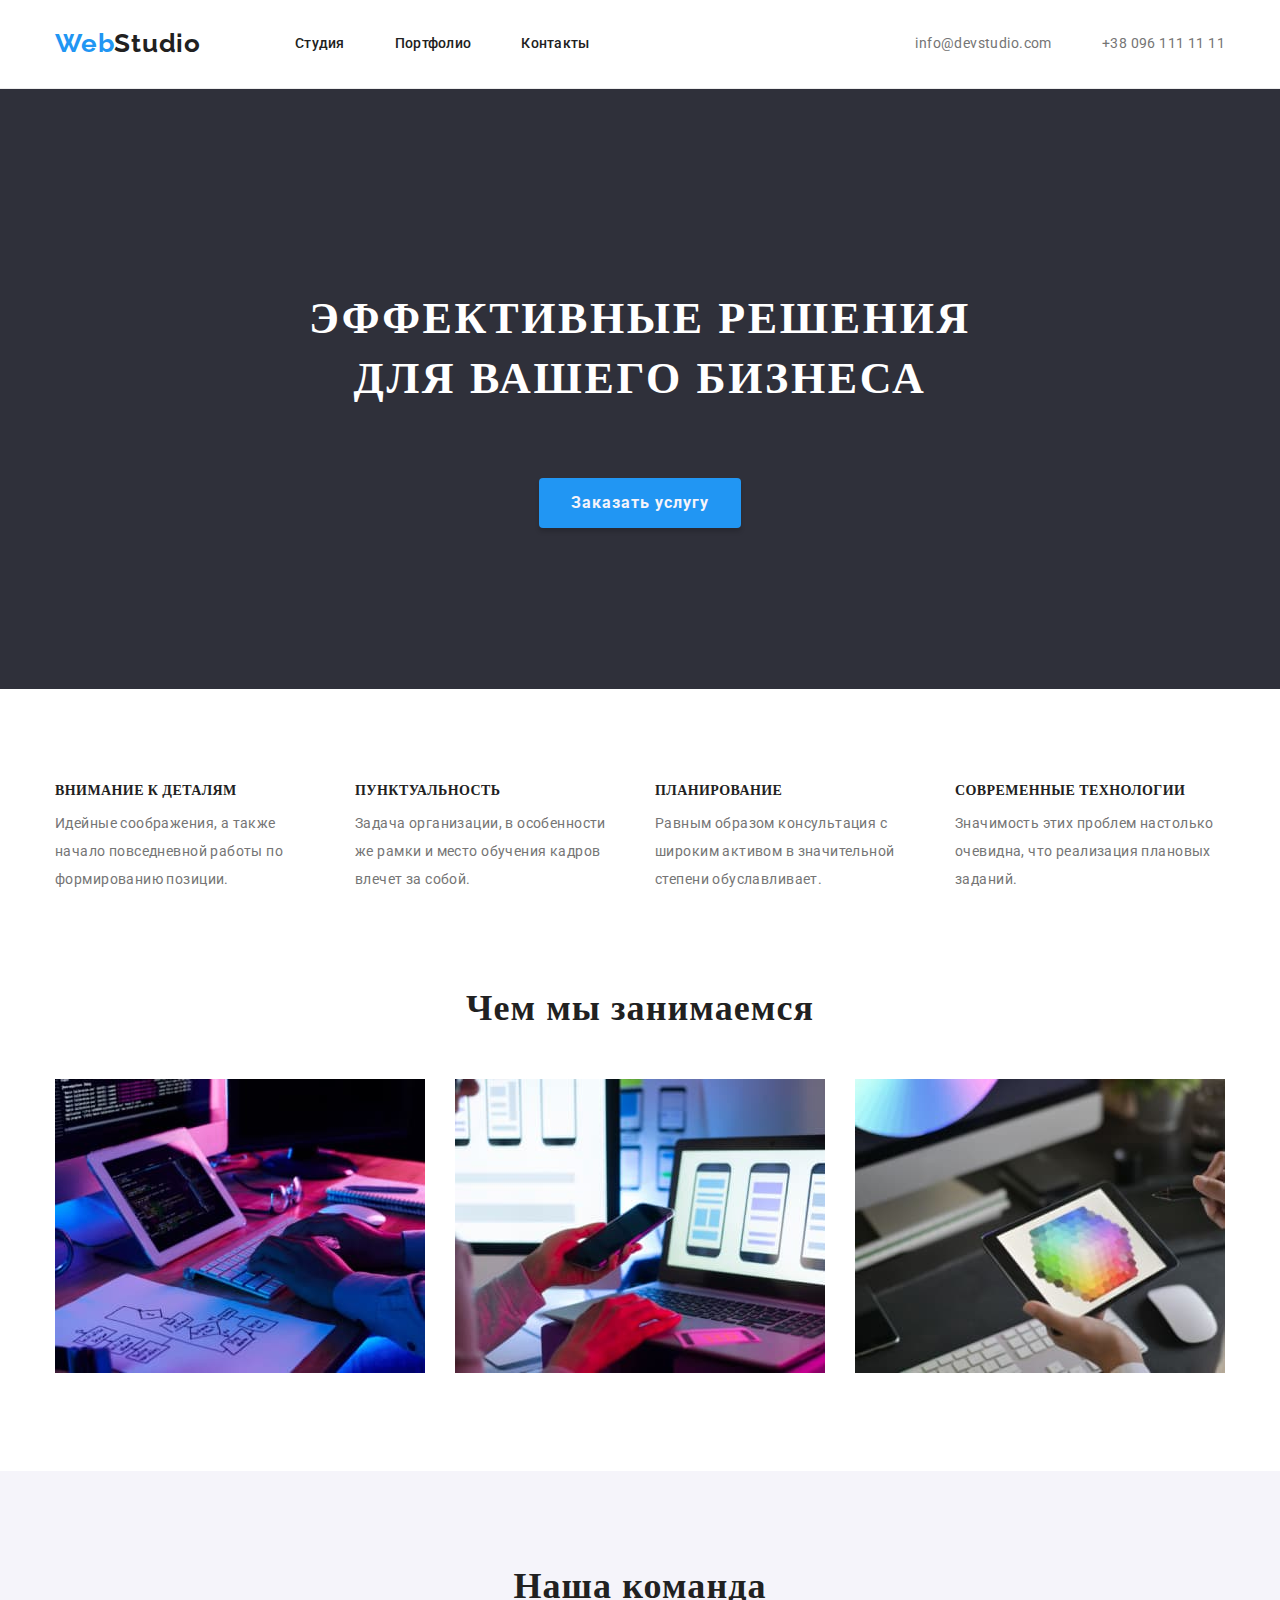
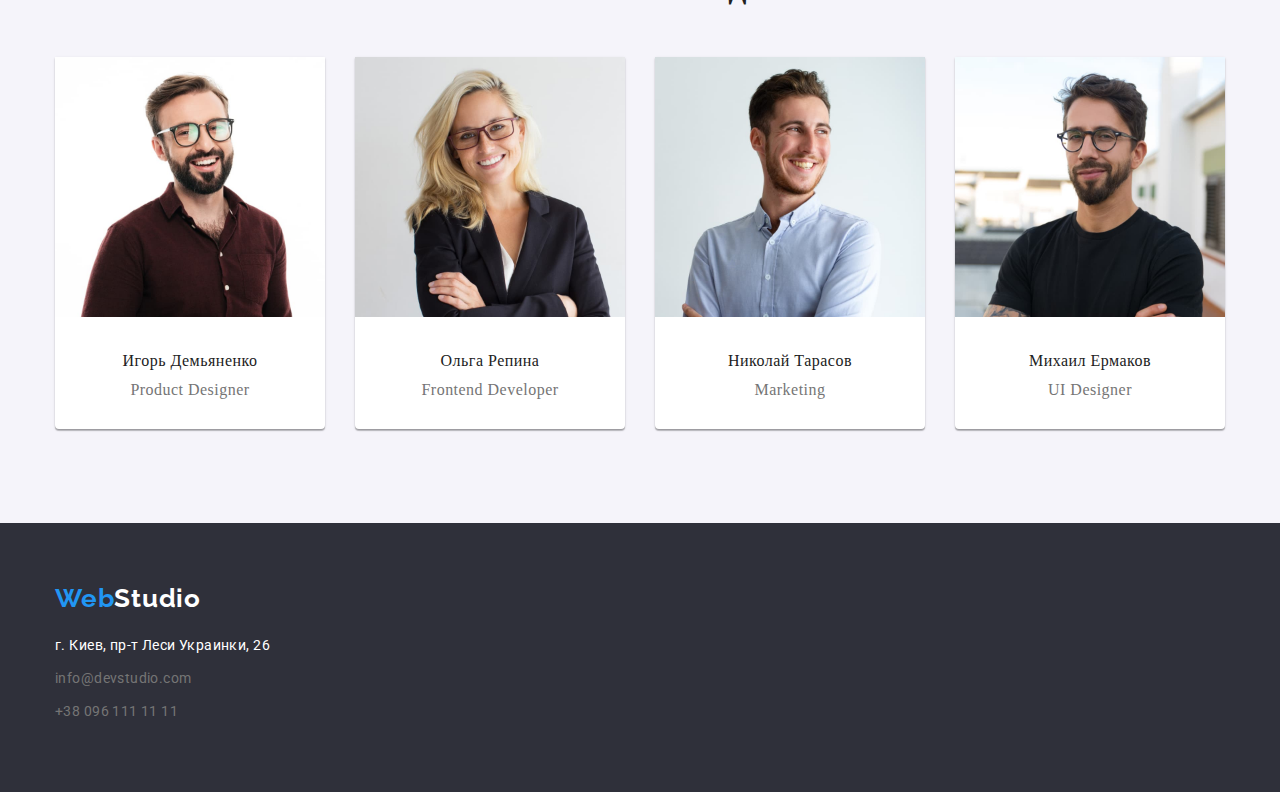
<file: index.html>
<!DOCTYPE html>
<html lang="ru">
  <head>
    <meta charset="UTF-8" />
    <meta http-equiv="X-UA-Compatible" content="IE=edge" />
    <meta name="viewport" content="width=device-width, initial-scale=1.0" />
    <title>goit-markup-hw-03</title>
    <link rel="preconnect" href="https://fonts.gstatic.com">
    <link href="https://fonts.googleapis.com/css2?family=Raleway:wght@700&display=swap" rel="stylesheet">
    <link rel="preconnect" href="https://fonts.gstatic.com">
    <link href="https://fonts.googleapis.com/css2?family=Roboto:wght@400;500;700;900&display=swap" rel="stylesheet">
    <link rel="stylesheet" href="https://cdnjs.cloudflare.com/ajax/libs/modern-normalize/1.0.0/modern-normalize.min.css" integrity="sha512-ISS7cAi1PEhQ8jnbJpJZMd29NlhNj4AWYyLOSp2CE/CsHxTCu+r+t0D2yoJudVrd0/8fTVPUVDzY5Tvli75u/g==" crossorigin="anonymous" />
    <link rel="stylesheet" href="css/style.css">
  </head>
  <body>
     <header class="header">
  <div class="conteiner main-nav"> 

    <nav class="main-nav">
        <a href="index.html" class="logo-page">Web<span class="logo-heder">Studio</span></a>
        <ul class="site-nav">
          <li class="site-nav-item"><a href="index.html" class="header-nav">Студия</a></li>
          <li class="site-nav-item"><a href="./portfolio.html" class="header-nav">Портфолио</a></li>
          <li class="site-nav-item"><a href="" class="header-nav">Контакты</a></li>
        </ul>
      </nav>
      <ul class="contact">
        <li class="site-nav-item"><a href="mailto:info@devstudio.com" class="mail-tell">info@devstudio.com</a></li>
        <li class="site-nav-item"><a href="tell:+380961111111" class="mail-tell">+38 096 111 11 11</a></li>
      </ul>
  </div>
    </header>


    <main>
      <!-- hero -->
      <section class="hero overlay">
               <h1 class="hero-team">Эффективные решения для вашего бизнеса</h1>
        <button class="main-button" type="button">Заказать услугу</button>
      </section>

      <section class="work">
        <div class="conteiner">
        <h2 hidden>Преимущества</h2>
        <ul class="main-nav">
          <li class="main-li">
            <h3 class="advantage">Внимание к деталям</h3>
            <p class="advantage-iteam">
              Идейные соображения, а также начало повседневной работы по формированию позиции.
            </p>
          </li>
          <li class="main-li">
            <h3 class="advantage">Пунктуальность</h3>
            <p class="advantage-iteam">
              Задача организации, в особенности же рамки и место обучения кадров влечет за собой.
            </p>
          </li>
          <li class="main-li">
            <h3 class="advantage">Планирование</h3>
            <p class="advantage-iteam">
              Равным образом консультация с широким активом в значительной степени обуславливает.
            </p>
          </li>
          <li class="main-li">
            <h3 class="advantage">Современные технологии</h3>
            <p class="advantage-iteam">
              Значимость этих проблем настолько очевидна, что реализация плановых заданий.
            </p>
          </li>
        </ul>
        </div>
      </section>

      <!--секция чем занимаемся-->
      <section class="tech">
        <div class="conteiner">
          <h2 class="occupation">Чем мы занимаемся</h2>
            <ul class="team-item">
              <li class="team-item-occupation"><img src="./images-01/img_13.jpg" alt="компьютер" width="370" /></li>
              <li class="team-item-occupation"><img src="./images-01/img_11.jpg" alt="ноутбук" width="370" /></li>
              <li class="team-item-occupation"><img src="./images-01/img_12.jpg" alt="планшет" width="370" /></li>
            </ul>
        </div>
      </section>

      <section class="occupation-part">
        <div class="conteiner">
          <h2 class="occupation">Наша команда</h2>
          <ul class="team-item">
            <li class="team-item-grid">
              <img src="./images-01/img.jpg" alt="Игорь" width="270" />
            <div>              
              <h3 class="team">Игорь Демьяненко</h3>
              <p class="position">Product Designer</p>
            </div> 
            </li>
            <li class="team-item-grid">
              <img src="./images-01/img_(1).jpg" alt="Ольга" width="270" />
            <div>
              <h3 class="team">Ольга Репина</h3>
              <p class="position">Frontend Developer</p>
            </div>
            </li>
            <li class="team-item-grid">
              <img src="./images-01/img_(2).jpg" alt="Николай" width="270" />
            <div>
              <h3 class="team">Николай Тарасов</h3>
              <p class="position">Marketing</p>
            </div>
            </li>
            <li class="team-item-grid">
             <img src="./images-01/img_(3).jpg" alt="Михаил" width="270" />
              <div>
              <h3 class="team">Михаил Ермаков</h3>
              <p class="position">UI Designer</p>
              </div>
            </li>
          </ul>
        </div>
      </section>
    </main>
    <footer class="footer">
      <div class="conteiner">
       <a href="index.html" class="logo-page">Web<span class="logo">Studio</span></a>
        <address class="footer-bottom">
          <ul>
            <li class="adress-bottom"><a href="https://goo.gl/maps/1J1BHxxjEEeEj4qXA" target="_blank" rel="noreferrer noopener" class="adress">г. Киев, пр-т Леси Украинки, 26</a></li>
            <li class="adress-bottom"><a href="mailto:info@devstudio.com" class="mail-tell">info@devstudio.com</a></li>
            <li class="adress-bottom"><a href="tell:+380961111111" class="mail-tell">+38 096 111 11 11</a></li>
         </ul>
       </address>
      </div>
    </footer>
  </body>
</html>
</file>
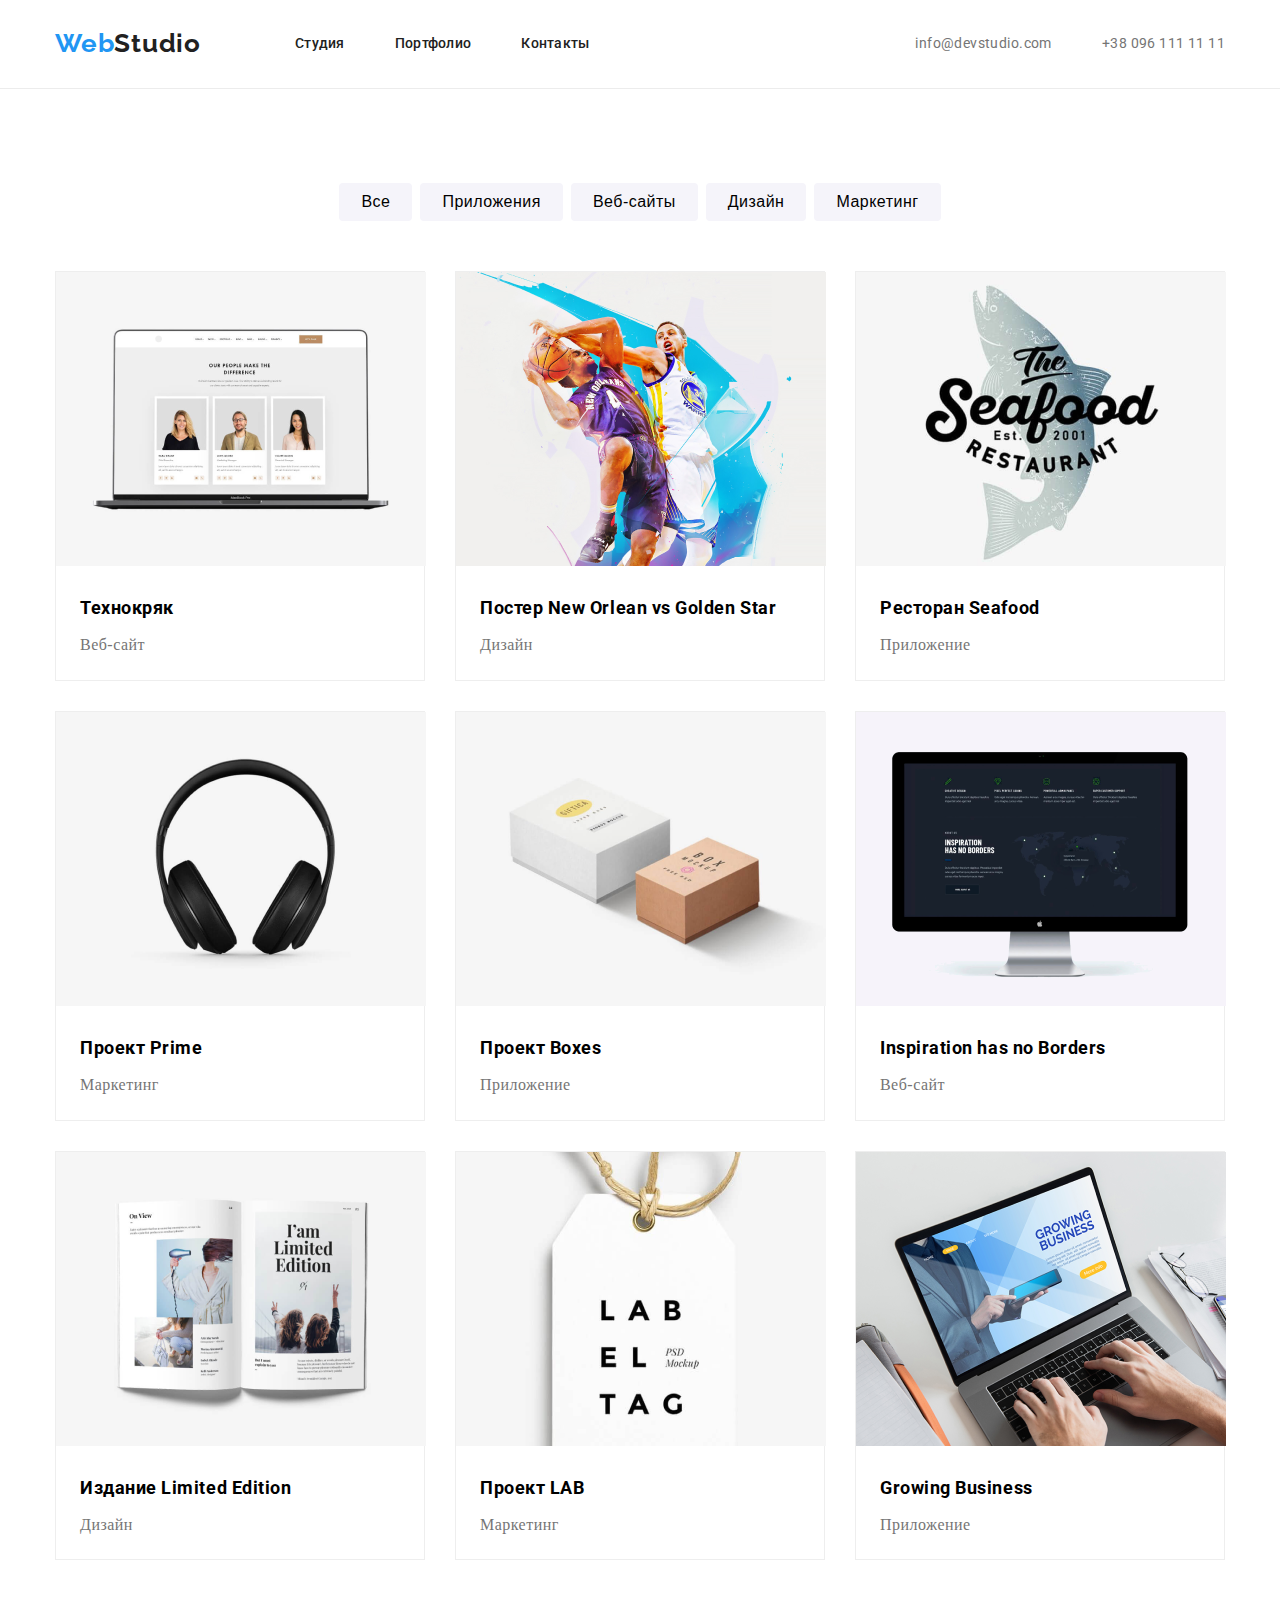
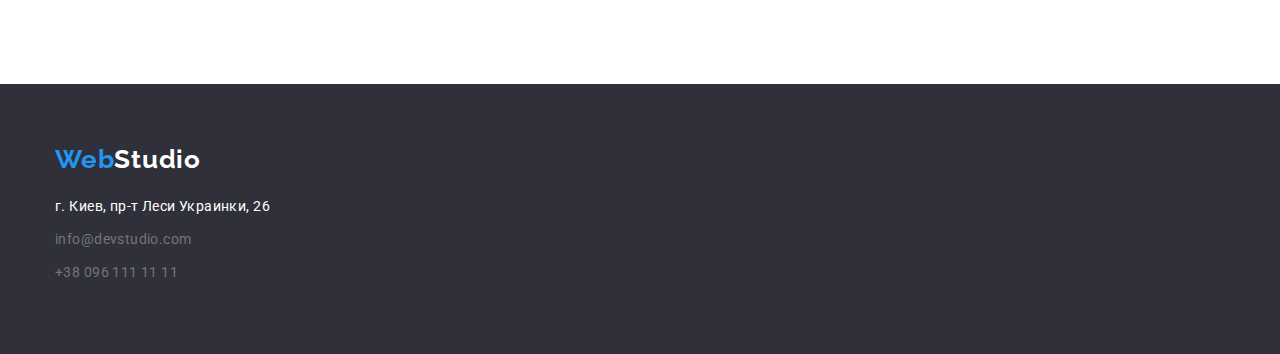
<file: portfolio.html>
<!DOCTYPE html>
<html lang="ru">
<head>
    <meta charset="UTF-8">
    <meta http-equiv="X-UA-Compatible" content="IE=edge">
    <meta name="viewport" content="width=device-width, initial-scale=1.0">
    <title>Portfolio</title>
    <link rel="preconnect" href="https://fonts.gstatic.com">
    <link href="https://fonts.googleapis.com/css2?family=Raleway:wght@700&display=swap" rel="stylesheet">
    <link rel="preconnect" href="https://fonts.gstatic.com">
    <link href="https://fonts.googleapis.com/css2?family=Roboto:wght@400;500;700;900&display=swap" rel="stylesheet">
    <link rel="stylesheet" href="https://cdnjs.cloudflare.com/ajax/libs/modern-normalize/1.0.0/modern-normalize.min.css" integrity="sha512-ISS7cAi1PEhQ8jnbJpJZMd29NlhNj4AWYyLOSp2CE/CsHxTCu+r+t0D2yoJudVrd0/8fTVPUVDzY5Tvli75u/g==" crossorigin="anonymous" />
    <link rel="stylesheet" href="css/style.css">
</head>

<body>
    <header class="header">
        <div class="conteiner main-nav">          
            <nav class="main-nav">
                <a href="./index.html" class="logo-page">Web<span class="logo-heder">Studio</span></a>
                <ul class="site-nav"> 
                    <li class="site-nav-item"><a href="./index.html" class="header-nav">Студия</a></li>
                    <li class="site-nav-item"><a href="portfolio.html" class="header-nav">Портфолио</a></li>
                    <li class="site-nav-item"><a href="" class="header-nav">Контакты</a></li>
                </ul>
            </nav>
            <ul  class="contact">
              <li class="site-nav-item"><a href="mailto:info@devstudio.com" class="mail-tell">info@devstudio.com</a></li>
              <li class="site-nav-item"><a href="tell:+380961111111" class="mail-tell">+38 096 111 11 11</a></li>
            </ul>
        </div>
    </header>
    <!-- Портфолио -->
<main>
    <section class="our-works">
        <div class="conteiner">
            <ul class="gallery">
                <li class="button-gallery"><button class="button-gallery-item" type="button">Все</button></li>
                <li class="button-gallery"><button class="button-gallery-item" type="button">Приложения</button></li>
                <li class="button-gallery"><button class="button-gallery-item" type="button">Веб-сайты</button></li>
                <li class="button-gallery"><button class="button-gallery-item" type="button">Дизайн</button></li>
                <li class="button-gallery"><button class="button-gallery-item" type="button">Маркетинг</button></li>
            </ul>
                <h1 class="hidden">Портфолио</h1>
                <ul class="team-item">
                    <li class="team-item-list"><img src="./images-02/img.png" alt="ноутбук" width="370"/>
                        <div class="portfolio-list">
                            <h2 class="portfolio-items">Технокряк</h2>
                            <p class="portfolio-p">Веб-сайт</p></div></li>
                        

                    <li class="team-item-list"><img src="./images-02/img_(1).png" alt="баскетболисты" width="370"/>
                        <div class="portfolio-list">
                            <h2 class="portfolio-items">Постер New Orlean vs Golden Star</h2>
                            <p class="portfolio-p">Дизайн</p></div></li>
                        

                    <li class="team-item-list"><img src="./images-02/img_(2).png" alt="лейбл" width="370"/>
                        <div class="portfolio-list">
                            <h2 class="portfolio-items">Ресторан Seafood</h2>
                            <p class="portfolio-p">Приложение</p></div></li>
                        

                    <li class="team-item-list"><img src="./images-02/img_(3).png" alt="наушники" width="370"/>
                        <div class="portfolio-list">
                            <h2 class="portfolio-items">Проект Prime</h2>
                            <p class="portfolio-p">Маркетинг</p></div></li>
                        

                    <li class="team-item-list"><img src="./images-02/img_(4).png" alt="коробки" width="370"/>
                        <div class="portfolio-list">
                            <h2 class="portfolio-items">Проект Boxes</h2>
                            <p class="portfolio-p">Приложение</p></div></li>
                        

                    <li class="team-item-list"><img src="./images-02/img_(5).png" alt="монитор" width="370"/>
                       <div class="portfolio-list">
                            <h2 class="portfolio-items">Inspiration has no Borders</h2>
                            <p class="portfolio-p">Веб-сайт</p></div></li>
                        

                    <li class="team-item-list"><img src="./images-02/img_(6).png" alt="журнал" width="370"/>
                       <div class="portfolio-list">
                            <h2 class="portfolio-items">Издание Limited Edition</h2>
                            <p class="portfolio-p">Дизайн</p></div></li>
                        

                    <li class="team-item-list"><img src="./images-02/img_(7).png" alt="бирка" width="370"/>
                       <div class="portfolio-list">
                            <h2 class="portfolio-items">Проект LAB</h2>
                            <p class="portfolio-p">Маркетинг</p></div></li>
                        

                    <li class="team-item-list"><img src="./images-02/img_(8).png" alt="ноутбук" width="370"/>
                       <div class="portfolio-list">
                            <h2 class="portfolio-items">Growing Business</h2>
                            <p class="portfolio-p">Приложение</p></div></li>
                        
                </ul>
        </div>
    </section>
</main>
<!-- Подвал -->
    <footer class="footer">
        <div class="conteiner">
        <a href="./index.html" class="logo-page">Web<span class="logo">Studio</span></a>
            <address class="footer-bottom">
            <ul>
                <li class="adress-bottom"><a href="https://goo.gl/maps/1J1BHxxjEEeEj4qXA" target="_blank" rel="noreferrer noopener" class="adress">г. Киев, пр-т Леси Украинки, 26</a></li>
                <li class="adress-bottom"><a href="mailto:info@devstudio.com" class="mail-tell">info@devstudio.com</a></li>
                <li class="adress-bottom"><a href="tell:+380961111111" class="mail-tell">+38 096 111 11 11</a></li>
            </ul>
            </address>
        </div>
    </footer>
</body>
</html>
</file>
<file: css/style.css>
html {box-sizing: border-box;}
*,
*::before,
*::after {box-sizing: inherit;}

:root {
    --white-color: white;
    --accent-color: #2196F3;
    --grey-light-color: #757575;
    --bg-color: #2F303A;
    --black-color: #212121;
    --button-color: #F5F4FA;
}

body {
    background-color: var(--white-color);
    margin: 0;    
}
a {
    text-decoration: none;
}
.logo-page {
    font-size: 26px;
    line-height: 1.19;
    letter-spacing: 0.03em;
    color: var(--accent-color);
    margin-right: 94px;
    font-weight: bold;
    display: block;
    font-family: Raleway;
    font-style: normal;
}

.footer .logo-page {
    margin-bottom: 20px;
}

.hidden {
    display: none;
}
.footer {
    background-color: var(--bg-color);
    padding-top: 60px;
    padding-bottom: 60px;
}

    button:hover {
    background-color: var(--accent-color);
     cursor: pointer;
     color: var(--button-color);
}
.hero {
    background: var(--bg-color);
    height: 600px;
}

.logo {
     color: var(--white-color);
}
.logo-heder {
    color: var(--black-color);
}
li {
    list-style-type: none;
    /* Убираем маркеры */
}
.portfolio-items {
    font-family: "Roboto", sans-serif;
    margin: 0 0 4px 0;
    font-size: 18px;
    line-height: 2;
    letter-spacing: 0.03em;
}

.portfolio-p {
    font-weight: normal;
    font-size: 16px;
    line-height: 1.87;
    color: var(--grey-light-color);
    letter-spacing: 0.03em;
}
.mail-tell {
    font-weight: 500;
    font-size: 14px;
    line-height: 1.14;
    letter-spacing: 0.02em;
    color: var(--grey-light-color);
    display: block;
}

.hero-team {
    font-size: 44px;
    line-height: 1.36;
    text-align: center;
    letter-spacing: 0.06em;
    text-transform: uppercase;
    color: var(--white-color);
    text-align: center;
    max-width: 700px;
    margin-top: 0;
    padding-top: 200px;
    margin-left: auto;
    margin-right: auto;
    margin-bottom: 30px;
    padding-bottom: 40px;
}
.advantage {
    font-weight: bold;
    font-size: 14px;
    line-height: 1.14;
    letter-spacing: 0.03em;
    text-transform: uppercase;
    color: var(--black-color);
    margin-bottom: 10px;
}

.main-nav .main-li {
    width: calc((100% - 90px) / 4);
}
.advantage-iteam {
    font-family: Roboto;
    font-style: normal;
    font-weight: normal;
    font-size: 14px;
    line-height: 2;
    letter-spacing: 0.03em;
    color: var(--grey-light-color);
}
.work {
    padding-top: 94px;
    padding-bottom: 94px;
}

.occupation {
    font-size: 36px;
    line-height: 1.17;
    letter-spacing: 0.03em;
    color: var(--black-color);
    text-align: center;
    margin-bottom: 50px;
}
.occupation .conteiner {
    padding-top: 94px;
    padding-left: 94px;
}

.team {
    font-weight: 500;
    font-size: 16px;
    line-height: 1.19;
    letter-spacing: 0.03em;
    color: var(--black-color);
    margin-top: 30px;
    margin-bottom: 10px;
    text-align: center;
}

.position {
    font-size: 16px;
    line-height: 1.19;
    letter-spacing: 0.03em;
    color: var(--grey-light-color);
    margin-bottom: 30px;
    text-align: center;
}
.adress {
    font-family: Roboto;
    font-style: normal;
    font-weight: normal;
    font-size: 14px;
    line-height: 1.7;
    letter-spacing: 0.03em;
    color: var(--white-color);
    padding-top: 20px;
    padding-bottom: 9px;
}
.adress-bottom:not(:last-child){
    margin-bottom: 9px;
}

.mail-tell {
    font-family: Roboto;
    font-style: normal;
    font-weight: normal;
    font-size: 14px;
    line-height: 1.7;
    letter-spacing: 0.03em;
    color: var(--grey-light-color);
}
.site-nav-item .mail-tell {
    padding-top: 32px;
    padding-bottom: 32px;
}

.footer-bottom {
    margin-bottom: 9px;
}

.mail-tell:hover,
.mail-tell:focus {
    color: var(--accent-color);
}
.header-nav {
    font-style: normal;
    font-weight: 500;
    font-size: 14px;
    line-height: 1.14;
    letter-spacing: 0.02em;
    color: var(--black-color);
    font-family: Roboto;
    padding-top: 32px;
    padding-bottom: 32px;
    display: block;
}
.header-nav:hover,
.header-nav:focus {
    color: var(--accent-color);
}
.main-button {
    font-family: Roboto;
    font-style: normal;
    font-weight: bold;
    font-size: 16px;
    line-height: 1.86;
    letter-spacing: 0.06em;
    min-width: 200px;
    height: 50px;
    box-shadow: 0px 4px 4px rgba(0, 0, 0, 0.15);
    border-radius: 4px;
    border: none;
    padding: 10px 32px 10px 32px;
    color: var(--button-color);
    background: var(--accent-color);
    box-sizing: border-box;
    display: flex;
    margin-right: auto;
    margin-left: auto;
}
.header {
    border-bottom: 1px solid #ECECEC;
}
.button-gallery {
    font-style: normal;
    font-weight: 500;
    font-size: 16px;
    line-height: 1.63;
    letter-spacing: 0.03em;
    color: var(--black-color);
}

.button-gallery:not(:last-child) {
    margin-right: 8px;
}
.button-gallery-item {
    font-weight: 500;
    font-size: 16px;
    line-height: 1.62;
    letter-spacing: 0.03em;
    border: none;
    border-radius: 4px;
    padding: 6px 22px 6px 22px;
    background-color: var(--button-color);
}
.occupation-part {
    background-color: var(--button-color);
    padding: 94px 0 94px 0;
}

.link {
    display: flex;
    align-items: center;
}
.conteiner {
    width: 1200px;
    padding-left: 15px;
    padding-right: 15px;
    margin-left: auto;
    margin-right: auto;
}

.site-nav {
    display: flex;
    }

.site-nav-item {
    font-family: Roboto;
    font-style: normal;
    font-weight: 500;
    display: flex;
    }

.contact {
    display: flex;
    font-weight: 500;
    font-size: 14px;
    line-height: 1.14;
    letter-spacing: 0.02em;
     margin-left: auto;
}
.main-nav {
    display: flex;
    align-items: center;

}
.gallery {
    display: flex;
    justify-content: center;
    margin-bottom: 50px;
}


.our-works {
    display: flex;
    flex-wrap: wrap;
    padding-top: 94px;
    padding-bottom: 94px;
}
.site-nav-item:not(:last-child) {
    margin-right: 50px;
}

.main-li:not(:last-child) {
    margin-right: 30px;
}

.tech {
    padding-bottom: 94px;
}

.team-item-list {
    width: calc((100% - 60px) / 3);
    margin-right: 30px;
    margin-bottom: 30px;
    border: 1px solid #EEEEEE;
    box-sizing: border-box;
}
.team-item-list:nth-child(3n) {
    margin-right: 0;
}
.team-item-list:nth-child(-3 + n) {
    margin-bottom: 0;
}

h1,
h2,
h3,
p {margin-top: 0; margin-bottom: 0;}

ul {
    padding: 0;
    margin: 0;
}
.team-item {
display: flex;
flex-wrap: wrap;
}
.team-item-grid:not(:last-child) {
    margin-right: 30px;
}

.team-item .team-item-occupation:not(:last-child) {
    margin-right: 30px;
}

.team-item-grid {    
    box-shadow: 0px 1px 3px rgba(0, 0, 0, 0.12),
    0px 1px 1px rgba(0, 0, 0, 0.14),
    0px 2px 1px rgba(0, 0, 0, 0.2);
    border-radius: 0px 0px 4px 4px;
    background-color: var(--white-color);
}
.team-list {
    margin: 0;
    padding: 6px 22px 6px 22px;
}
.portfolio-list {
    padding: 20px 24px;
}
</file>
